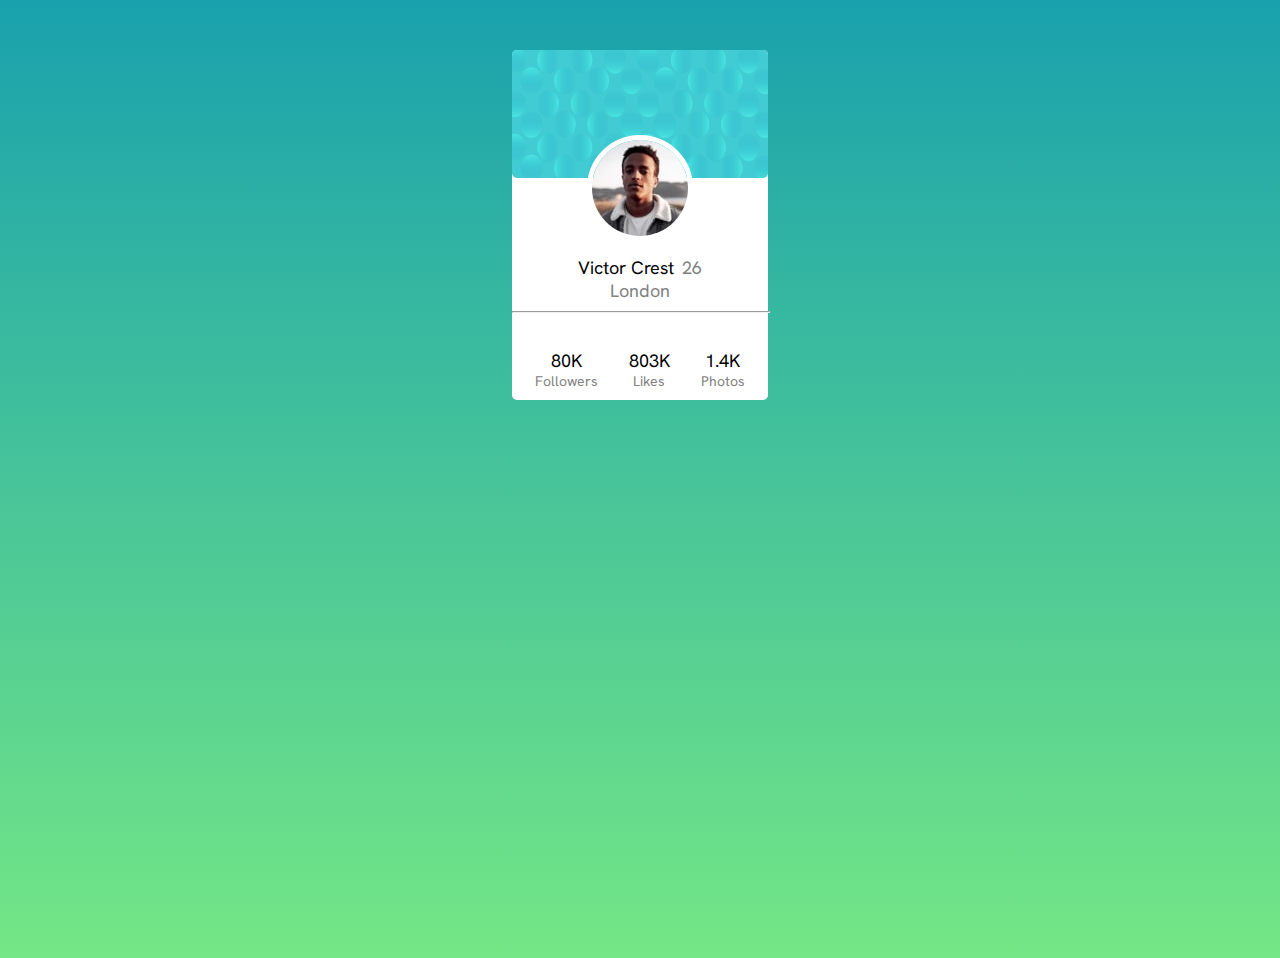
<file: profile-card-component-main/index.html>
<!DOCTYPE html>
<html lang="en">
<head>
  <meta charset="UTF-8">
  <meta name="viewport" content="width=device-width, initial-scale=1.0"> <!-- displays site properly based on user's device -->

  <link rel="preconnect" href="https://fonts.googleapis.com">
  <link rel="preconnect" href="https://fonts.gstatic.com" crossorigin>
  <link href="https://fonts.googleapis.com/css2?family=Hanken+Grotesk:wght@500&display=swap" rel="stylesheet">
  <link rel="icon" type="image/png" sizes="32x32" href="./images/favicon-32x32.png">
  <link rel="stylesheet" href="./style.css">
  <title>Frontend Mentor | Profile card component</title>

  <!-- Feel free to remove these styles or customise in your own stylesheet 👍 -->
  <style>
    .attribution { font-size: 11px; text-align: center; }
    .attribution a { color: hsl(228, 45%, 44%); }
  </style>
</head>
<body>
  
  <section class="container">

    <div ><img class="img" src="./images/bg-pattern-card.svg" alt=""></div>

<section class="child1">
    <div><img class="victor" src="./images/image-victor.jpg" alt=""></div>
    <div>  Victor Crest <span>26</span></div>
    <div>  London</div>
  </section>
<hr>

  <section class="child2">
    <div>
      <div>  80K</div>
      <div>  Followers</div>
    </div>
    <div>

      <div>  803K</div>
      <div>  Likes</div>
    </div>
    <div>
      <div> 1.4K</div>
      <div>Photos</div>
    </div>

</section>
</section>
  <!-- <div class="attribution">
    Challenge by <a href="https://www.frontendmentor.io?ref=challenge" target="_blank">Frontend Mentor</a>. 
    Coded by <a href="#">Your Name Here</a>.
  </div> -->
</body>
</html>
</file>
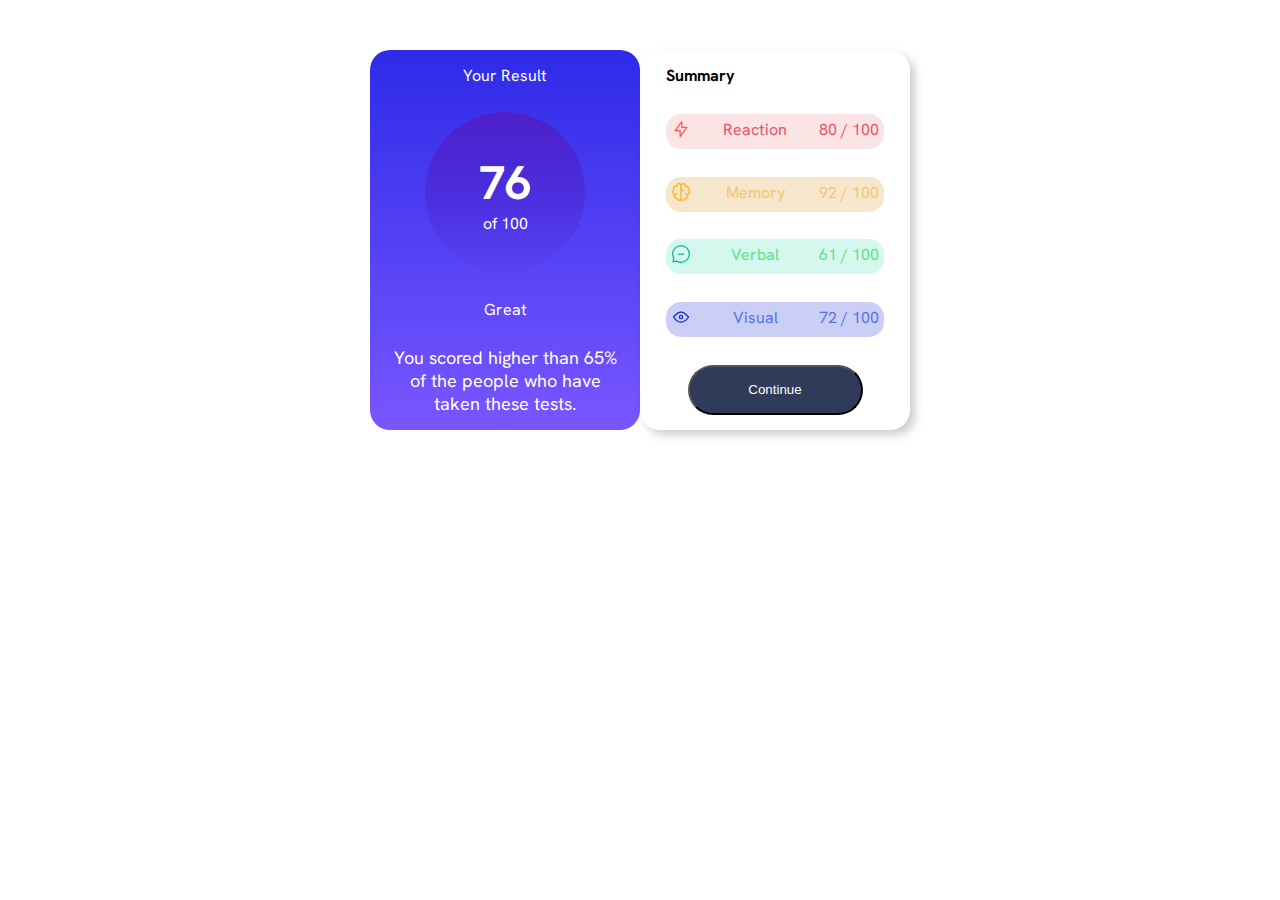
<file: results-summary-component-main/index.html>
<!DOCTYPE html>
<html lang="en">
<head>
  <meta charset="UTF-8">
  <meta name="viewport" content="width=device-width, initial-scale=1.0"> <!-- displays site properly based on user's device -->
  <link rel="preconnect" href="https://fonts.googleapis.com">
  <link rel="preconnect" href="https://fonts.gstatic.com" crossorigin>
  <link href="https://fonts.googleapis.com/css2?family=Hanken+Grotesk:wght@500&display=swap" rel="stylesheet">
  <link rel="icon" type="image/png" sizes="32x32" href="./assets/images/favicon-32x32.png">
  
  <title>Frontend Mentor | Results summary component</title>
<link rel="stylesheet" href="./style.css">
  <!-- Feel free to remove these styles or customise in your own stylesheet 👍 -->
  <style>
    /* .attribution { font-size: 11px; text-align: center; }
    .attribution a { color: hsl(228, 45%, 44%); } */
  </style>
</head>
<body>

  <section class="container">
    <section class="child1">

      <div>Your Result</div>
      <div class="percentage">

        <div>76</div>
        <div> of 100</div>
      </div>
      <div>  Great</div>
      <div>  You scored higher than 65% of the people who have taken these tests.
      </div> 
    </section>

  <section class="child2">
      <div><span>Summary</span>  </div>
      <div class="background1"> 
          <span><img src="./assets/images/icon-reaction.svg" alt="Description of the image"></span>    
          <span>  Reaction</span>    

        <span>80 / 100</span>
      </div>
      <div  class="background2">
        <span><img src="./assets/images/icon-memory.svg" alt="Description of the image"></span>    
        <span>Memory</span>    
        <span>92 / 100</span>
      </div>
      <div  class="background3">
        <span><img src="./assets/images/icon-verbal.svg" alt="Description of the image"></span>    
        <span>Verbal</span>    
      <span>61 / 100</span> 
      </div>
      <div  class="background4">
        <span><img src="./assets/images/icon-visual.svg" alt="Description of the image"></span>    
        <span>Visual</span>    
        <span>72 / 100</span>
      </div>
      <div><button onclick="btn">Continue</button></div>

</section>
</section>
  <div class="attribution">
    <!-- Challenge by <a href="https://www.frontendmentor.io?ref=challenge" target="_blank">Frontend Mentor</a>.  -->
    <!-- Coded by <a href="#">Your Name Here</a>. -->
  </div>
</body>
</html>
</file>
<file: profile-card-component-main/style.css>
body{
    /* background-image: url("https://hookagency.com/wp-content/uploads/2018/05/gradient-background-768x323.jpeg"); */
    /* background-color: green; */
    background:  linear-gradient(to bottom, #19a1ad, hsl(129, 70%, 68%));
    height: 900px;
}
.container{

        /* width: 300px; */
        width: 16rem;
        height: 350px;
        margin: auto;
        /* padding: 2px; */
        display: flex;
        flex-direction: column;
        align-items: center;
        justify-content: space-between;
        font-family: 'Hanken Grotesk';
        background-color: white;
        font-family: 'Hanken Grotesk';
        font-size: 18px;
        border-radius: 5px;

        margin-top: 50px;

}
/* .container div img{
    width: 299px;
    border-radius: none;

} */
.img {
    /* width: 300px;    */
    width: 16rem;   
    border-radius: 5px;
    height: 8rem;
}

.victor{
    border-radius: 50%;
    /* position: absolute; */
    /* top: 26%; */
  border: solid 5px white;
  margin-bottom: 15px;
}

.child1{
    display: flex;
    justify-content: center;
    flex-direction: column;
    height: 65px;
}
.child1 div{
    display: flex;
    justify-content: center;
}
.child1 :nth-child(2){
    /* margin-top: 5rem; */
}

hr{
    width: 100%;
}

.child2 {
    display:flex;
    justify-content: space-around;
    width: 15rem;
    /* width: 330px; */
    padding-bottom: 10px;
}
.child2 div div {
    display: flex;
    justify-content: center;
}

div span{
    padding-left: 8px;
    color: gray;
}
.child1 :nth-child(3){
    color: gray;
    margin-bottom: 3rem;
}

.child2 div :nth-child(2){
    color: gray ;
    font-size: 14px;
 
}
</file>
<file: results-summary-component-main/style.css>
.container{
    /* width: 600px; */
    /* height: 350px; */
    /* max-width: 600px; */
    margin: auto;
    display: flex;
    font-family: 'Hanken Grotesk';
    /* background-color: #eee; */
    margin-top: 50px;
    justify-content: center;
    flex-wrap: wrap;

}

.child1 ,.child2{
    width: 15rem;
    height: 350px;
    display: flex;
    flex-direction: column;
    justify-content: space-between;
    align-items: center;
    padding: 15px;

}
.child1{
    background:  linear-gradient(to bottom, hsl(241, 81%, 54%), hsl(252, 100%, 67%));
    border-radius: 20px;
    color: white;
}
.child2{
    border-radius: 20px;
    box-shadow: 5px 5px 10px 0 rgba(0, 0, 0, 0.2);
}
.child1 .percentage{
    border-radius: 50%;
    width: 160px;
    height: 161px;
    background:  linear-gradient(to bottom,hsla(256, 72%, 46%, 1), hsla(241, 72%, 46%, 0));
    align-items: center;
    display: flex;
    flex-direction: column;
    justify-content: center;
}
.child1 :nth-child(2) :nth-child(1){
    font-size: 47px;
    font-weight: bold;
}
.child1 :nth-child(4){
    text-align: center;
    font-size: 18px;
}

.child2 div {
    display: flex;
    justify-content: space-between;
    border-radius: 25px;
    
    width: 200px;
}
.child2 :nth-child(6){
justify-content: center;
}
.child2 :nth-child(6) button{
    width: 175px;
    height: 50px;
    border-radius: 50px;
   background-color:  hsl(224, 30%, 27%);
   color: white;
}
.child2 :nth-child(6) button:hover{

    background-color: blueviolet;
}
.child2 div{
    border-radius: 15px;
    width: 218px;
    
}

.child2 :nth-child(1) span{
font-weight: bold;
}
.child2 :nth-child(2) span{
    color:rgb(235, 81, 104);
    padding: 5px;

}
.child2 :nth-child(3) span{
    color:rgb(244, 198, 107);
    padding: 5px;
}
.child2 :nth-child(4) span{
    color:rgb(96, 225, 133);
    padding: 5px;
}
.child2 :nth-child(5) span{
    color:rgb(84, 117, 224);
    padding: 5px;
}


 .child2  .background1  {

    background-color: hsl(0, 76%, 94%) ;
}
 .child2  .background2  {

    background-color:hsl(38, 67%, 88%)
}
 .child2  .background3  {

    background-color:hsl(165, 67%, 90%)
}
 .child2  .background4  {

    background-color:hsl(234, 70%, 88%)
}
</file>
